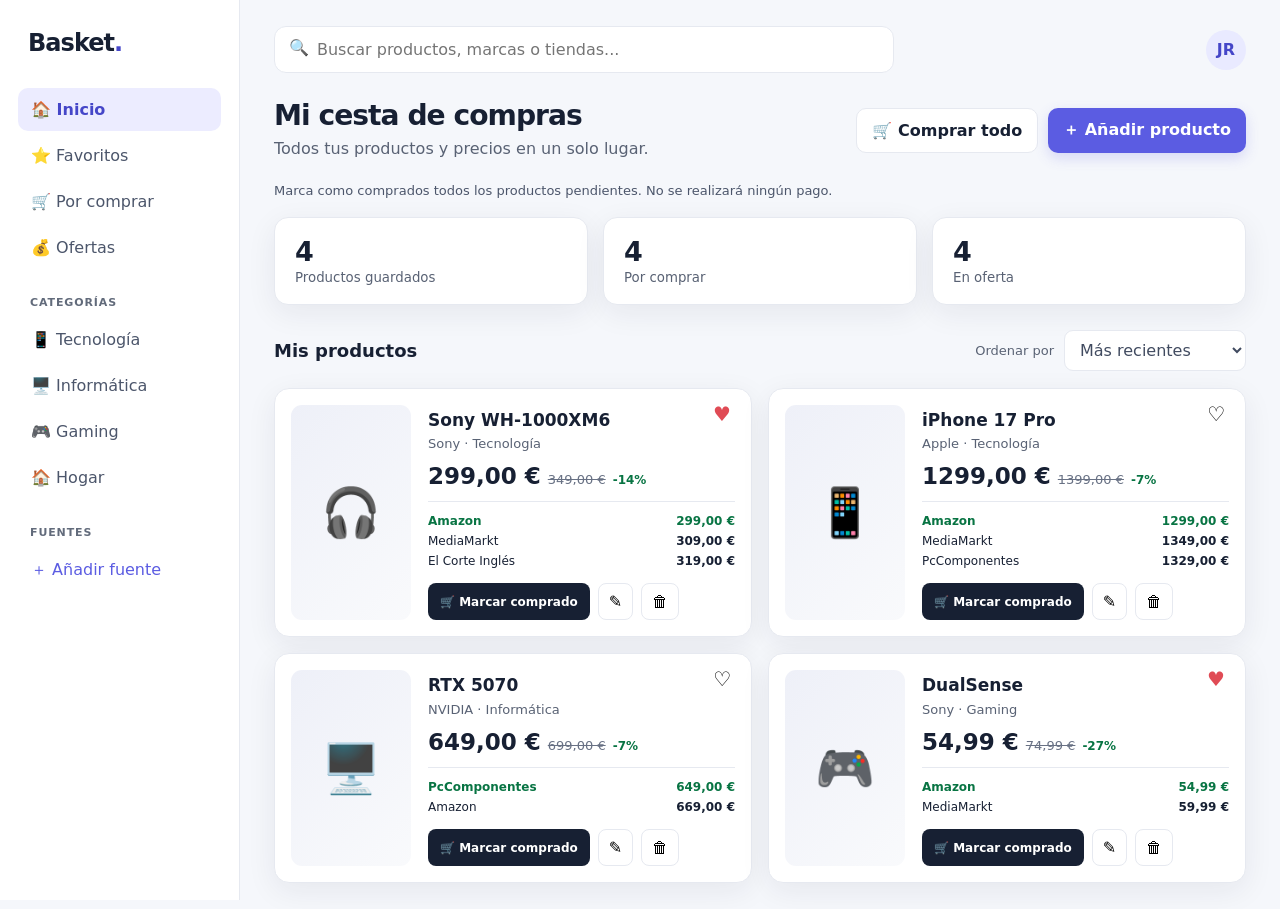
<file: index.html>
<!DOCTYPE html>
<html lang="es">
<head>
  <meta charset="UTF-8">
  <meta name="viewport" content="width=device-width, initial-scale=1.0">
  <meta name="theme-color" content="#5b5ce2">
  <title>Basket — Lista de compras</title>
  <link rel="stylesheet" href="css/styles.css">
  <script src="js/app.js" defer></script>
</head>
<body>
<a class="skip-link" href="#mainContent">Saltar al contenido principal</a>
<div class="app">
  <aside class="sidebar">
    <a class="logo" href="#" aria-label="Basket, inicio">Basket<span>.</span></a>
    <nav class="nav" aria-label="Navegación principal">
      <button class="active" data-filter="all">🏠 Inicio</button>
      <button data-filter="favorites">⭐ Favoritos</button>
      <button data-filter="pending">🛒 Por comprar</button>
      <button data-filter="offers">💰 Ofertas</button>
    </nav>
    <div class="section-title">CATEGORÍAS</div>
    <nav class="nav" aria-label="Categorías">
      <button data-cat="Tecnología">📱 Tecnología</button>
      <button data-cat="Informática">🖥️ Informática</button>
      <button data-cat="Gaming">🎮 Gaming</button>
      <button data-cat="Hogar">🏠 Hogar</button>
    </nav>
    <div class="section-title">FUENTES</div>
    <nav class="nav">
      <button class="add-source" id="addSource">＋ Añadir fuente</button>
    </nav>
  </aside>

  <main class="main" id="mainContent" tabindex="-1">
    <header class="topbar">
      <label class="search">
        <span aria-hidden="true">🔍</span>
        <input id="search" type="search" aria-label="Buscar productos" placeholder="Buscar productos, marcas o tiendas...">
      </label>
      <div class="avatar" role="img" aria-label="Avatar del perfil, iniciales JR">JR</div>
    </header>

    <section class="hero">
      <div>
        <h1>Mi cesta de compras</h1>
        <p>Todos tus productos y precios en un solo lugar.</p>
      </div>
      <div class="hero-actions">
        <button class="secondary" id="buyAll" type="button" aria-describedby="buyAllHelp">🛒 Comprar todo</button>
        <button class="primary" id="addProduct" type="button">＋ Añadir producto</button>
      </div>
    </section>
    <p class="help-text" id="buyAllHelp">Marca como comprados todos los productos pendientes. No se realizará ningún pago.</p>

    <section class="stats" aria-label="Resumen de productos">
      <div class="stat"><div class="num" id="count">0</div><small>Productos guardados</small></div>
      <div class="stat"><div class="num" id="pending">0</div><small>Por comprar</small></div>
      <div class="stat"><div class="num" id="offers">0</div><small>En oferta</small></div>
    </section>

    <div class="toolbar">
      <h2>Mis productos</h2>
      <label class="sort-label" for="sort">Ordenar por</label>
      <select id="sort">
        <option value="default">Más recientes</option>
        <option value="price">Precio menor</option>
        <option value="discount">Mayor descuento</option>
      </select>
    </div>

    <section class="products" id="products" aria-live="polite"></section>
  </main>
</div>

<div class="modal-back" id="modalBack" aria-hidden="true">
  <section class="modal" role="dialog" aria-modal="true" aria-labelledby="modalTitle" aria-describedby="modalDescription">
    <h2 id="modalTitle">Añadir producto</h2>
    <p id="modalDescription" class="help-text">Los campos marcados como obligatorios deben completarse.</p>
    <form id="productForm">
      <label for="name">Nombre del producto <span aria-hidden="true">*</span><span class="sr-only"> (obligatorio)</span></label>
      <input id="name" name="name" autocomplete="off" required aria-required="true" placeholder="Ej. Sony WH-1000XM6">
      <label for="brand">Marca</label>
      <input id="brand" name="brand" autocomplete="organization" placeholder="Ej. Sony">
      <label for="price">Precio actual (€) <span aria-hidden="true">*</span><span class="sr-only"> (obligatorio)</span></label>
      <input id="price" name="price" type="number" min="0" step="0.01" required aria-required="true" inputmode="decimal" placeholder="299">
      <label for="oldPrice">Precio anterior (€)</label>
      <input id="oldPrice" name="oldPrice" type="number" min="0" step="0.01" inputmode="decimal" placeholder="349">
      <label for="category">Categoría</label>
      <input id="category" name="category" placeholder="Tecnología">
      <label for="url">URL del producto</label>
      <input id="url" name="url" type="url" inputmode="url" placeholder="https://...">
      <div class="modal-actions">
        <button type="button" class="cancel" id="closeModal">Cancelar</button>
        <button class="primary" type="submit">Guardar producto</button>
      </div>
    </form>
  </section>
</div>
<div class="toast" id="toast" role="status" aria-live="polite" aria-atomic="true"></div>
</body>
</html>
</file>
<file: css/styles.css>
* { box-sizing: border-box; }

:root {
  --bg: #f5f7fb;
  --card: #fff;
  --text: #172033;
  --muted: #596274;
  --line: #e6e9f0;
  --primary: #5b5ce2;
  --green: #15945b;
  --red: #e04b55;
  --shadow: 0 8px 30px rgba(25, 35, 60, .07);
}

html { min-width: 320px; scroll-behavior: smooth; }
body {
  margin: 0;
  font-family: Inter, system-ui, -apple-system, BlinkMacSystemFont, "Segoe UI", sans-serif;
  background: var(--bg);
  color: var(--text);
}
button, input, select { font: inherit; }
button { cursor: pointer; }
button:focus-visible, input:focus-visible, select:focus-visible, a:focus-visible, [tabindex="-1"]:focus-visible {
  outline: 3px solid #3435a8;
  outline-offset: 3px;
}
.skip-link {
  position: absolute;
  top: 8px;
  left: 8px;
  z-index: 100;
  transform: translateY(-160%);
  padding: 12px 16px;
  border-radius: 8px;
  background: #172033;
  color: #fff;
  font-weight: 700;
}
.skip-link:focus { transform: translateY(0); }
.sr-only {
  position: absolute;
  width: 1px;
  height: 1px;
  padding: 0;
  margin: -1px;
  overflow: hidden;
  clip: rect(0, 0, 0, 0);
  white-space: nowrap;
  border: 0;
}
.help-text { color: #4c566b; font-size: 13px; line-height: 1.5; margin: 8px 0 16px; }
.app { display: grid; grid-template-columns: 240px minmax(0, 1fr); min-height: 100vh; }

.sidebar {
  background: #fff;
  border-right: 1px solid var(--line);
  padding: 25px 18px;
  position: sticky;
  top: 0;
  align-self: start;
  height: 100vh;
  overflow-y: auto;
}
.logo {
  display: inline-block;
  color: var(--text);
  text-decoration: none;
  font-size: 24px;
  font-weight: 850;
  margin: 4px 10px 28px;
  letter-spacing: -.04em;
}
.logo span { color: #4546c8; }
.nav button {
  display: block;
  width: 100%;
  border: 0;
  background: transparent;
  text-align: left;
  padding: 12px 13px;
  border-radius: 10px;
  color: #4c566b;
  margin: 3px 0;
}
.nav button.active, .nav button:hover {
  background: #ececff;
  color: #4546c8;
  font-weight: 650;
}
.section-title {
  font-size: 11px;
  color: #626b7b;
  font-weight: 700;
  letter-spacing: .08em;
  margin: 27px 12px 9px;
}
.add-source { color: var(--primary) !important; }

.main { padding: 26px 34px; max-width: 1500px; width: 100%; margin: 0 auto; min-width: 0; }
.topbar { display: flex; align-items: center; justify-content: space-between; gap: 18px; margin-bottom: 26px; }
.search { position: relative; flex: 1; max-width: 620px; min-width: 0; }
.search input {
  width: 100%;
  padding: 13px 16px 13px 42px;
  border: 1px solid var(--line);
  border-radius: 12px;
  background: #fff;
  outline: none;
}
.search span { position: absolute; left: 15px; top: 12px; pointer-events: none; }
.avatar {
  flex: 0 0 40px;
  width: 40px;
  height: 40px;
  border-radius: 50%;
  background: #e9eaff;
  display: grid;
  place-items: center;
  font-weight: 700;
  color: #4546c8;
}
.hero { display: flex; justify-content: space-between; align-items: center; gap: 20px; margin-bottom: 20px; }
.hero h1 { margin: 0 0 5px; font-size: clamp(24px, 2.2vw, 30px); letter-spacing: -.035em; }
.hero p { margin: 0; color: var(--muted); line-height: 1.5; }
.hero-actions { display: flex; align-items: center; gap: 10px; flex-wrap: wrap; }
.primary, .secondary {
  border-radius: 10px;
  padding: 12px 15px;
  font-weight: 650;
  white-space: nowrap;
}
.primary { background: var(--primary); color: #fff; border: 0; box-shadow: 0 5px 14px rgba(91, 92, 226, .2); }
.primary:hover { background: #4b4ccf; }
.secondary { background: #fff; color: var(--text); border: 1px solid var(--line); }
.secondary:hover { background: #f7f7ff; border-color: #c8c9f7; }
.stats { display: grid; grid-template-columns: repeat(3, minmax(0, 1fr)); gap: 15px; margin-bottom: 25px; }
.stat { background: var(--card); border: 1px solid var(--line); border-radius: 14px; padding: 18px 20px; box-shadow: var(--shadow); }
.stat .num { font-size: 27px; font-weight: 800; }
.stat small { color: var(--muted); }
.toolbar { display: flex; gap: 10px; align-items: center; flex-wrap: wrap; margin-bottom: 17px; }
.toolbar h2 { font-size: 18px; margin: 0 auto 0 0; }
.sort-label { color: var(--muted); font-size: 13px; }
.toolbar select { border: 1px solid var(--line); background: #fff; border-radius: 9px; padding: 9px 11px; color: #414b60; max-width: 100%; }
.products { display: grid; grid-template-columns: repeat(2, minmax(0, 1fr)); gap: 16px; align-items: stretch; }
.product {
  background: #fff;
  border: 1px solid var(--line);
  border-radius: 15px;
  padding: 16px;
  display: grid;
  grid-template-columns: minmax(90px, 120px) minmax(0, 1fr);
  gap: 17px;
  box-shadow: var(--shadow);
  position: relative;
  min-width: 0;
}
.pic { min-height: 125px; border-radius: 11px; background: linear-gradient(135deg, #eef0f8, #f9fafc); display: grid; place-items: center; font-size: 48px; }
.product-content { min-width: 0; padding-top: 4px; }
.product h3 { font-size: 17px; line-height: 1.35; overflow-wrap: anywhere; margin: 0 35px 5px 0; }
.brand { color: var(--muted); font-size: 13px; margin-bottom: 12px; overflow-wrap: anywhere; }
.price { font-size: clamp(20px, 2vw, 23px); font-weight: 800; }
.old { text-decoration: line-through; color: #687184; font-size: 13px; margin-left: 7px; }
.discount { color: #087443; font-size: 12px; font-weight: 700; margin-left: 7px; }
.shops { margin: 12px 0; border-top: 1px solid var(--line); padding-top: 9px; }
.shop { display: flex; justify-content: space-between; gap: 10px; font-size: 12px; padding: 3px 0; }
.shop span { overflow-wrap: anywhere; }
.shop b { font-size: 12px; white-space: nowrap; }
.best { color: #087443; font-weight: 700; }
.actions { display: flex; gap: 8px; flex-wrap: wrap; }
.buy { border: 0; background: #172033; color: #fff; border-radius: 8px; padding: 9px 12px; font-size: 12px; font-weight: 650; }
.buy:hover { background: #303b53; }
.icon { border: 1px solid var(--line); background: #fff; border-radius: 8px; padding: 8px 10px; }
.icon:hover { background: #f5f6fa; }
.heart { position: absolute; right: 14px; top: 14px; border: 0; background: transparent; font-size: 20px; line-height: 1; }
.heart.on { color: var(--red); }
.empty { grid-column: 1 / -1; text-align: center; background: #fff; border: 1px dashed #ccd1dc; border-radius: 14px; padding: 50px 20px; color: var(--muted); }
.modal-back { display: none; position: fixed; inset: 0; background: rgba(18, 25, 40, .42); align-items: center; justify-content: center; padding: 20px; z-index: 10; overflow-y: auto; }
.modal-back.open { display: flex; }
.modal { background: #fff; border-radius: 16px; width: min(500px, 100%); max-height: calc(100vh - 40px); overflow-y: auto; padding: 24px; box-shadow: 0 20px 70px rgba(0, 0, 0, .2); }
.modal h2 { margin-top: 0; }
.modal label { display: block; font-size: 13px; font-weight: 650; margin: 13px 0 6px; }
.modal input { width: 100%; padding: 11px; border: 1px solid var(--line); border-radius: 9px; }
.modal-actions { display: flex; justify-content: flex-end; gap: 8px; margin-top: 20px; }
.cancel { border: 1px solid var(--line); background: #fff; border-radius: 9px; padding: 10px 14px; }
.toast { position: fixed; right: 22px; bottom: 22px; max-width: calc(100vw - 32px); background: #172033; color: #fff; padding: 12px 16px; border-radius: 10px; display: none; z-index: 20; box-shadow: var(--shadow); }
.toast.show { display: block; }

@media (max-width: 1120px) {
  .app { grid-template-columns: 210px minmax(0, 1fr); }
  .main { padding: 24px; }
  .products { grid-template-columns: 1fr; }
}
@media (max-width: 760px) {
  .app { display: flex; flex-direction: column; }
  .sidebar { position: static; height: auto; overflow: visible; padding: 12px 16px; border-right: 0; border-bottom: 1px solid var(--line); }
  .logo { margin: 2px 6px 12px; font-size: 22px; }
  .sidebar .nav { display: flex; gap: 6px; overflow-x: auto; padding-bottom: 3px; }
  .nav button { flex: 0 0 auto; width: auto; margin: 0; white-space: nowrap; padding: 10px 12px; }
  .section-title { margin: 12px 6px 7px; }
  .main { padding: 18px 16px 28px; }
  .topbar { margin-bottom: 20px; }
  .hero { align-items: flex-start; flex-direction: column; }
  .hero-actions { width: 100%; }
  .hero-actions button { flex: 1 1 auto; }
}
@media (max-width: 480px) {
  .main { padding: 15px 12px 24px; }
  .stats { grid-template-columns: 1fr; gap: 10px; margin-bottom: 20px; }
  .stat { padding: 14px 16px; }
  .stat .num { font-size: 24px; }
  .toolbar { align-items: center; }
  .toolbar h2 { width: 100%; }
  .sort-label { margin-left: 0; }
  .toolbar select { flex: 1; }
  .product { grid-template-columns: 1fr; gap: 12px; padding: 13px; }
  .pic { min-height: 135px; }
  .product-content { padding-top: 0; }
  .product h3 { padding-right: 20px; }
  .actions button { flex: 1; }
  .modal { padding: 19px; }
  .toast { right: 12px; bottom: 12px; }
}
@media (prefers-reduced-motion: reduce) {
  html { scroll-behavior: auto; }
  *, *::before, *::after {
    animation-duration: 0.01ms !important;
    animation-iteration-count: 1 !important;
    transition-duration: 0.01ms !important;
    scroll-behavior: auto !important;
  }
}
</file>
